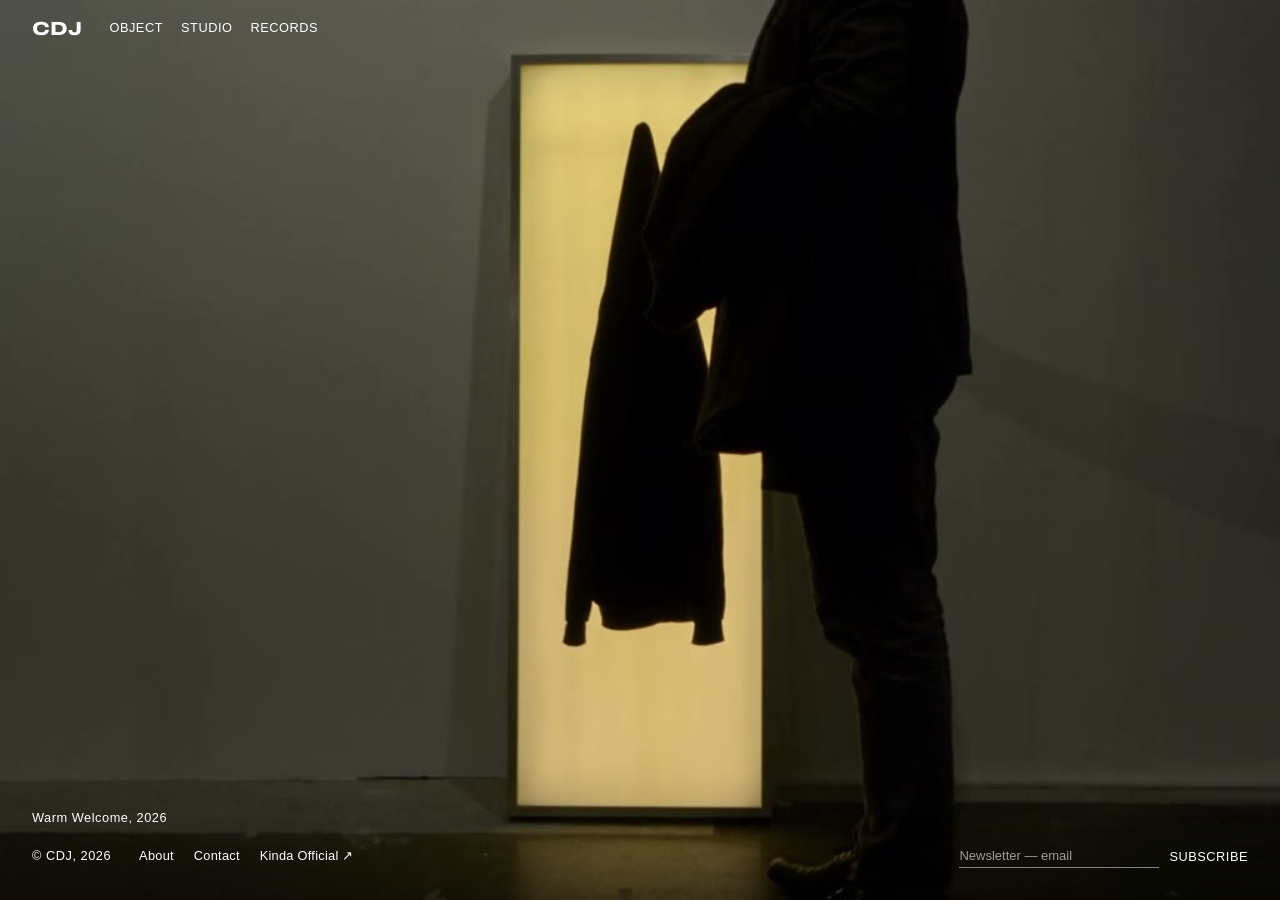
<file: index.html>
<!doctype html>
<html lang="en" data-lang="en">
<head>
<meta charset="utf-8">
<meta name="viewport" content="width=device-width, initial-scale=1">
<title>CDJ</title>
<meta name="description" content="CDJ is a Seoul-based furniture brand that connects people and space through light.">
<meta property="og:title" content="CDJ">
<meta property="og:description" content="CDJ is a Seoul-based furniture brand that connects people and space through light.">
<meta property="og:image" content="https://cdj.kr/object/warmwelcome/poster.jpg">
<meta property="og:url" content="https://cdj.kr/">
<link rel="icon" href="data:image/svg+xml,%3Csvg xmlns='http://www.w3.org/2000/svg' viewBox='0 0 32 32'%3E%3Crect width='32' height='32' fill='%2300ff00'/%3E%3C/svg%3E">
<script>try{var l=sessionStorage.getItem("site-lang");if(l){document.documentElement.setAttribute("data-lang",l);document.documentElement.lang=l}}catch(e){}</script>
<link rel="preconnect" href="https://fonts.googleapis.com">
<link rel="preconnect" href="https://fonts.gstatic.com" crossorigin>
<link href="https://fonts.googleapis.com/css2?family=Archivo:wdth,wght@125,800&display=swap" rel="stylesheet">
<link rel="stylesheet" href="assets/css/site.css?v=202610221403">
</head>
<body class="home">
<header class="masthead">
  <a class="logo" href="./" aria-label="CDJ, home">CDJ</a>
  <nav class="nav" aria-label="Main"><a href="object/"><span class="en">Object</span><span class="ko" lang="ko">오브젝트</span></a><a href="studio/"><span class="en">Studio</span><span class="ko" lang="ko">스튜디오</span></a><a href="records/"><span class="en">Records</span><span class="ko" lang="ko">기록</span></a></nav>
</header>
<main>
<a class="cover" href="object/warmwelcome/">
  <video src="object/warmwelcome/warmwelcome.mp4" autoplay muted loop playsinline preload="auto" poster="object/warmwelcome/poster.jpg" aria-label="Warm Welcome: a tall light-box coat stand by a wall; a coat hung on it becomes a dark silhouette against warm light."></video>
  <span class="cap">Warm Welcome, 2026</span>
</a>
</main>
<footer class="footer">
  <span class="copy">© CDJ, <span data-year>2026</span></span>
  <ul>
    <li><a href="studio/"><span class="en">About</span><span class="ko" lang="ko">소개</span></a></li>
    <li><a href="mailto:hello@cdj.kr"><span class="en">Contact</span><span class="ko" lang="ko">문의</span></a></li>
    <li><a href="https://kindaofficial.xyz" target="_blank" rel="noopener">Kinda Official ↗</a></li>
  </ul>
  <div class="signup">
    <!-- To connect a newsletter service, set the form's action/method to its signup endpoint
         (e.g. Buttondown: action="https://buttondown.com/api/emails/embed-subscribe/USERNAME" method="post"). -->
    <form>
      <input name="email" type="email" placeholder="Newsletter — email" data-ph-en="Newsletter — email" data-ph-ko="뉴스레터 — 이메일" aria-label="Email for newsletter" required autocomplete="email">
      <button type="submit"><span class="en">Subscribe</span><span class="ko" lang="ko">구독</span></button>
    </form>
    <p class="result" role="status"><span class="en">Thank you.</span><span class="ko" lang="ko">감사합니다.</span></p>
  </div>
</footer>
<div class="lang-toast" aria-live="polite"></div>
<script src="assets/js/site.js?v=202610221403"></script>
</body>
</html>
</file>
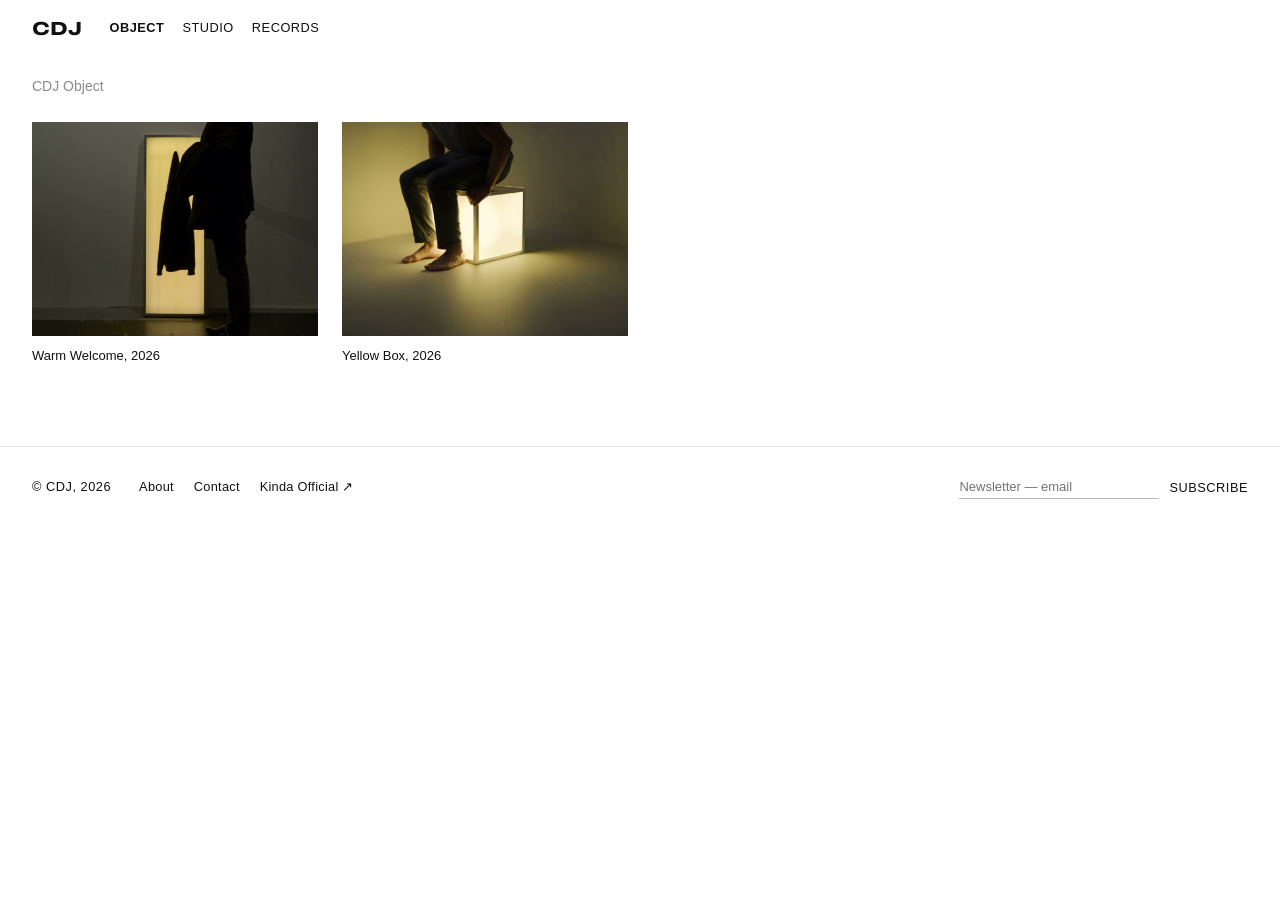
<file: object/index.html>
<!doctype html>
<html lang="en" data-lang="en">
<head>
<meta charset="utf-8">
<meta name="viewport" content="width=device-width, initial-scale=1">
<title>Object — CDJ</title>
<meta name="description" content="Furniture by CDJ.">
<meta property="og:title" content="Object — CDJ">
<meta property="og:description" content="Furniture by CDJ.">
<meta property="og:image" content="https://cdj.kr/object/warmwelcome/poster.jpg">
<meta property="og:url" content="https://cdj.kr/object/">
<link rel="icon" href="data:image/svg+xml,%3Csvg xmlns='http://www.w3.org/2000/svg' viewBox='0 0 32 32'%3E%3Crect width='32' height='32' fill='%2300ff00'/%3E%3C/svg%3E">
<script>try{var l=sessionStorage.getItem("site-lang");if(l){document.documentElement.setAttribute("data-lang",l);document.documentElement.lang=l}}catch(e){}</script>
<link rel="preconnect" href="https://fonts.googleapis.com">
<link rel="preconnect" href="https://fonts.gstatic.com" crossorigin>
<link href="https://fonts.googleapis.com/css2?family=Archivo:wdth,wght@125,800&display=swap" rel="stylesheet">
<link rel="stylesheet" href="../assets/css/site.css?v=202610221403">
</head>
<body>
<header class="masthead">
  <a class="logo" href="../" aria-label="CDJ, home">CDJ</a>
  <nav class="nav" aria-label="Main"><a href="../object/" aria-current="page"><span class="en">Object</span><span class="ko" lang="ko">오브젝트</span></a><a href="../studio/"><span class="en">Studio</span><span class="ko" lang="ko">스튜디오</span></a><a href="../records/"><span class="en">Records</span><span class="ko" lang="ko">기록</span></a></nav>
</header>
<main>
<p class="intro">CDJ Object</p>
<section class="grid">
  <a class="item" href="warmwelcome/" data-video="warmwelcome/warmwelcome.mp4">
    <div class="thumb"><img src="warmwelcome/poster.jpg" alt="Warm Welcome: a tall light-box coat stand by a wall; a coat hung on it becomes a dark silhouette against warm light." loading="lazy"></div>
    <div class="cap">Warm Welcome, 2026</div>
  </a>
  <a class="item" href="yellowbox/" data-video="yellowbox/yellowbox1.mp4">
    <div class="thumb"><img src="yellowbox/poster.jpg" alt="Yellow Box: a cube seat that glows warm yellow while someone sits on it." loading="lazy"></div>
    <div class="cap">Yellow Box, 2026</div>
  </a>
</section>
</main>
<footer class="footer">
  <span class="copy">© CDJ, <span data-year>2026</span></span>
  <ul>
    <li><a href="../studio/"><span class="en">About</span><span class="ko" lang="ko">소개</span></a></li>
    <li><a href="mailto:hello@cdj.kr"><span class="en">Contact</span><span class="ko" lang="ko">문의</span></a></li>
    <li><a href="https://kindaofficial.xyz" target="_blank" rel="noopener">Kinda Official ↗</a></li>
  </ul>
  <div class="signup">
    <!-- To connect a newsletter service, set the form's action/method to its signup endpoint
         (e.g. Buttondown: action="https://buttondown.com/api/emails/embed-subscribe/USERNAME" method="post"). -->
    <form>
      <input name="email" type="email" placeholder="Newsletter — email" data-ph-en="Newsletter — email" data-ph-ko="뉴스레터 — 이메일" aria-label="Email for newsletter" required autocomplete="email">
      <button type="submit"><span class="en">Subscribe</span><span class="ko" lang="ko">구독</span></button>
    </form>
    <p class="result" role="status"><span class="en">Thank you.</span><span class="ko" lang="ko">감사합니다.</span></p>
  </div>
</footer>
<div class="lang-toast" aria-live="polite"></div>
<script src="../assets/js/site.js?v=202610221403"></script>
</body>
</html>
</file>
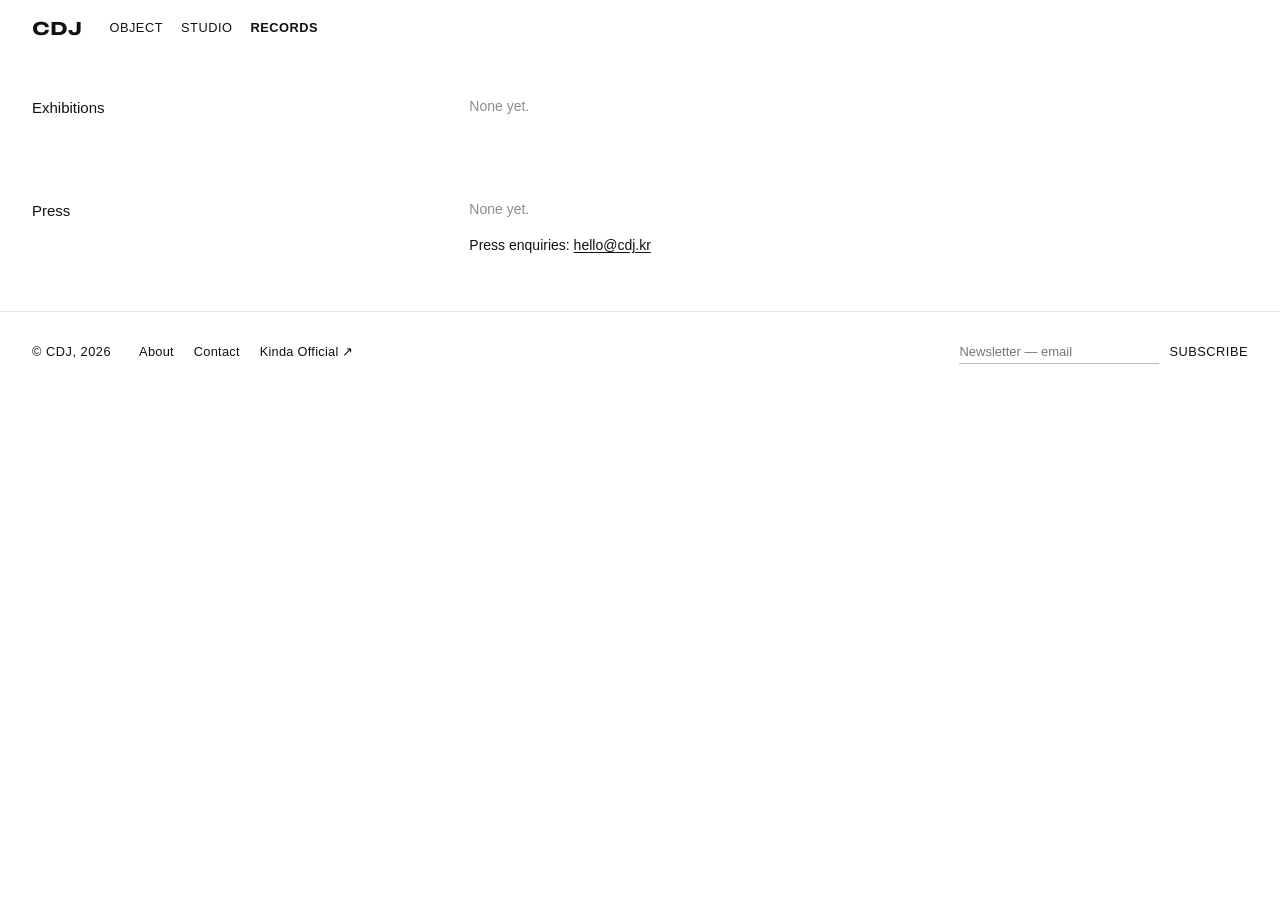
<file: records/index.html>
<!doctype html>
<html lang="en" data-lang="en">
<head>
<meta charset="utf-8">
<meta name="viewport" content="width=device-width, initial-scale=1">
<title>Records — CDJ</title>
<meta name="description" content="Exhibitions and press for CDJ.">
<meta property="og:title" content="Records — CDJ">
<meta property="og:description" content="Exhibitions and press for CDJ.">
<meta property="og:image" content="https://cdj.kr/object/warmwelcome/poster.jpg">
<meta property="og:url" content="https://cdj.kr/records/">
<link rel="icon" href="data:image/svg+xml,%3Csvg xmlns='http://www.w3.org/2000/svg' viewBox='0 0 32 32'%3E%3Crect width='32' height='32' fill='%2300ff00'/%3E%3C/svg%3E">
<script>try{var l=sessionStorage.getItem("site-lang");if(l){document.documentElement.setAttribute("data-lang",l);document.documentElement.lang=l}}catch(e){}</script>
<link rel="preconnect" href="https://fonts.googleapis.com">
<link rel="preconnect" href="https://fonts.gstatic.com" crossorigin>
<link href="https://fonts.googleapis.com/css2?family=Archivo:wdth,wght@125,800&display=swap" rel="stylesheet">
<link rel="stylesheet" href="../assets/css/site.css?v=202610221403">
</head>
<body>
<header class="masthead">
  <a class="logo" href="../" aria-label="CDJ, home">CDJ</a>
  <nav class="nav" aria-label="Main"><a href="../object/"><span class="en">Object</span><span class="ko" lang="ko">오브젝트</span></a><a href="../studio/"><span class="en">Studio</span><span class="ko" lang="ko">스튜디오</span></a><a href="../records/" aria-current="page"><span class="en">Records</span><span class="ko" lang="ko">기록</span></a></nav>
</header>
<main>
<section class="text">
  <h1><span class="en">Exhibitions</span><span class="ko" lang="ko">전시</span></h1>
  <div class="body muted"><span class="en">None yet.</span><span class="ko" lang="ko">아직 없습니다.</span></div>
</section>
<section class="text">
  <h1><span class="en">Press</span><span class="ko" lang="ko">언론</span></h1>
  <div class="body"><p class="en muted">None yet.</p><p class="ko muted" lang="ko">아직 없습니다.</p><p><span class="en">Press enquiries</span><span class="ko" lang="ko">취재 문의</span>: <a href="mailto:hello@cdj.kr">hello@cdj.kr</a></p></div>
</section>
</main>
<footer class="footer">
  <span class="copy">© CDJ, <span data-year>2026</span></span>
  <ul>
    <li><a href="../studio/"><span class="en">About</span><span class="ko" lang="ko">소개</span></a></li>
    <li><a href="mailto:hello@cdj.kr"><span class="en">Contact</span><span class="ko" lang="ko">문의</span></a></li>
    <li><a href="https://kindaofficial.xyz" target="_blank" rel="noopener">Kinda Official ↗</a></li>
  </ul>
  <div class="signup">
    <!-- To connect a newsletter service, set the form's action/method to its signup endpoint
         (e.g. Buttondown: action="https://buttondown.com/api/emails/embed-subscribe/USERNAME" method="post"). -->
    <form>
      <input name="email" type="email" placeholder="Newsletter — email" data-ph-en="Newsletter — email" data-ph-ko="뉴스레터 — 이메일" aria-label="Email for newsletter" required autocomplete="email">
      <button type="submit"><span class="en">Subscribe</span><span class="ko" lang="ko">구독</span></button>
    </form>
    <p class="result" role="status"><span class="en">Thank you.</span><span class="ko" lang="ko">감사합니다.</span></p>
  </div>
</footer>
<div class="lang-toast" aria-live="polite"></div>
<script src="../assets/js/site.js?v=202610221403"></script>
</body>
</html>
</file>
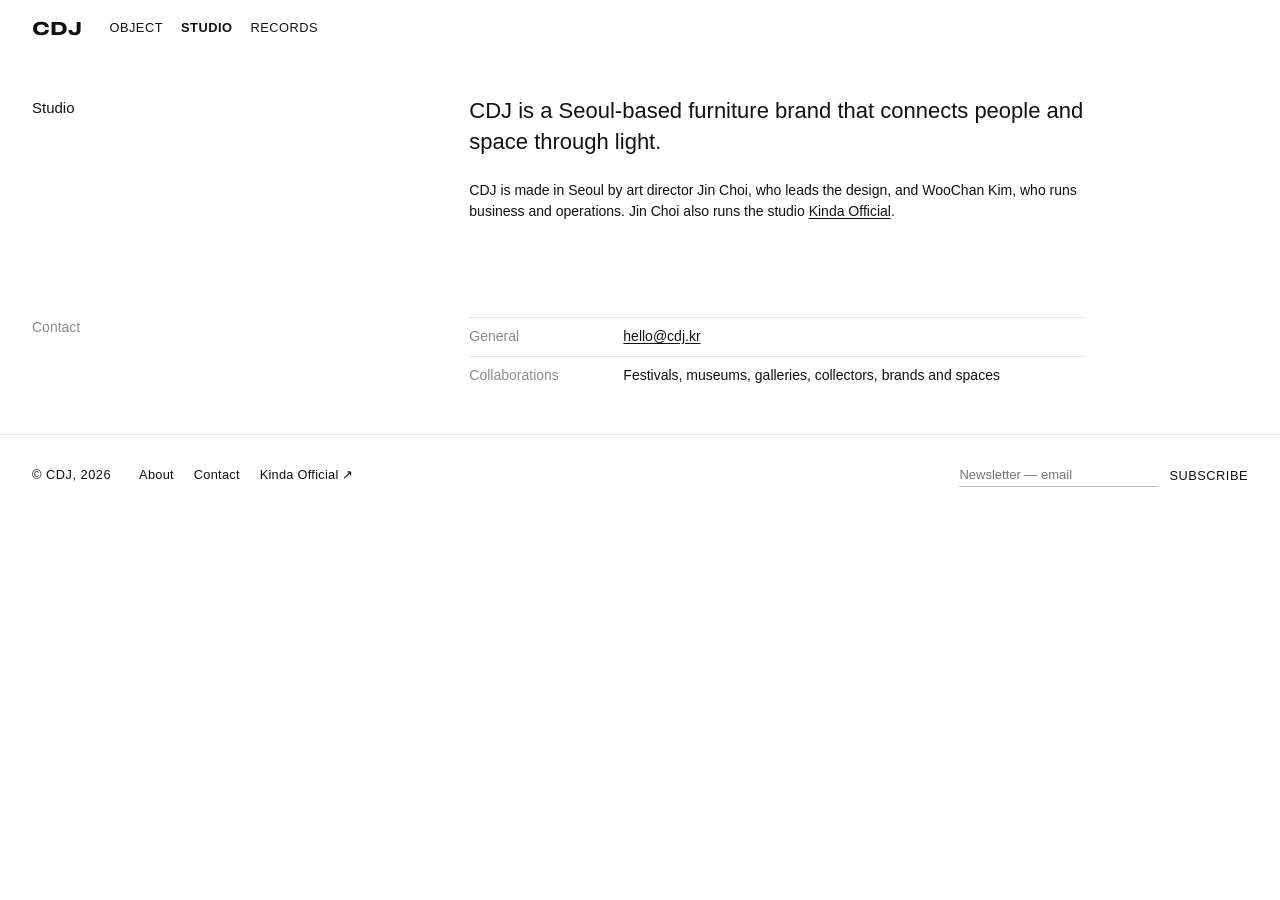
<file: studio/index.html>
<!doctype html>
<html lang="en" data-lang="en">
<head>
<meta charset="utf-8">
<meta name="viewport" content="width=device-width, initial-scale=1">
<title>Studio — CDJ</title>
<meta name="description" content="CDJ is a Seoul-based furniture brand that connects people and space through light.">
<meta property="og:title" content="Studio — CDJ">
<meta property="og:description" content="CDJ is a Seoul-based furniture brand that connects people and space through light.">
<meta property="og:image" content="https://cdj.kr/object/warmwelcome/poster.jpg">
<meta property="og:url" content="https://cdj.kr/studio/">
<link rel="icon" href="data:image/svg+xml,%3Csvg xmlns='http://www.w3.org/2000/svg' viewBox='0 0 32 32'%3E%3Crect width='32' height='32' fill='%2300ff00'/%3E%3C/svg%3E">
<script>try{var l=sessionStorage.getItem("site-lang");if(l){document.documentElement.setAttribute("data-lang",l);document.documentElement.lang=l}}catch(e){}</script>
<link rel="preconnect" href="https://fonts.googleapis.com">
<link rel="preconnect" href="https://fonts.gstatic.com" crossorigin>
<link href="https://fonts.googleapis.com/css2?family=Archivo:wdth,wght@125,800&display=swap" rel="stylesheet">
<link rel="stylesheet" href="../assets/css/site.css?v=202610221403">
</head>
<body>
<header class="masthead">
  <a class="logo" href="../" aria-label="CDJ, home">CDJ</a>
  <nav class="nav" aria-label="Main"><a href="../object/"><span class="en">Object</span><span class="ko" lang="ko">오브젝트</span></a><a href="../studio/" aria-current="page"><span class="en">Studio</span><span class="ko" lang="ko">스튜디오</span></a><a href="../records/"><span class="en">Records</span><span class="ko" lang="ko">기록</span></a></nav>
</header>
<main>
<section class="text">
  <h1><span class="en">Studio</span><span class="ko" lang="ko">스튜디오</span></h1>
  <div class="body">
    <p class="en lead">CDJ is a Seoul-based furniture brand that connects people and space through light.</p><p class="ko lead" lang="ko">CDJ는 빛으로 사람과 공간, 가구를 잇는 서울의 가구 브랜드입니다.</p>
    <div class="en">
    <p>CDJ is made in Seoul by art director Jin Choi, who leads the design, and WooChan Kim, who runs business and operations. Jin Choi also runs the studio <a href="https://kindaofficial.xyz" target="_blank" rel="noopener">Kinda Official</a>.</p>
    </div>
    <div class="ko" lang="ko">
    <p>CDJ는 디자인을 이끄는 아트디렉터 최동진과 사업과 운영을 맡은 김우찬이 서울에서 만듭니다. 최동진은 스튜디오 <a href="https://kindaofficial.xyz" target="_blank" rel="noopener">Kinda Official</a>도 운영합니다.</p>
    </div>
  </div>
</section>

<section class="text">
  <h2 class="muted"><span class="en">Contact</span><span class="ko" lang="ko">연락처</span></h2>
  <div class="body"><table class="facts"><tr><th><span class="en">General</span><span class="ko" lang="ko">일반 문의</span></th><td><a href="mailto:hello@cdj.kr">hello@cdj.kr</a></td></tr><tr><th><span class="en">Collaborations</span><span class="ko" lang="ko">협업</span></th><td><span class="en">Festivals, museums, galleries, collectors, brands and spaces</span><span class="ko" lang="ko">페스티벌, 미술관, 갤러리, 컬렉터, 브랜드, 공간</span></td></tr></table></div>
</section>
</main>
<footer class="footer">
  <span class="copy">© CDJ, <span data-year>2026</span></span>
  <ul>
    <li><a href="../studio/"><span class="en">About</span><span class="ko" lang="ko">소개</span></a></li>
    <li><a href="mailto:hello@cdj.kr"><span class="en">Contact</span><span class="ko" lang="ko">문의</span></a></li>
    <li><a href="https://kindaofficial.xyz" target="_blank" rel="noopener">Kinda Official ↗</a></li>
  </ul>
  <div class="signup">
    <!-- To connect a newsletter service, set the form's action/method to its signup endpoint
         (e.g. Buttondown: action="https://buttondown.com/api/emails/embed-subscribe/USERNAME" method="post"). -->
    <form>
      <input name="email" type="email" placeholder="Newsletter — email" data-ph-en="Newsletter — email" data-ph-ko="뉴스레터 — 이메일" aria-label="Email for newsletter" required autocomplete="email">
      <button type="submit"><span class="en">Subscribe</span><span class="ko" lang="ko">구독</span></button>
    </form>
    <p class="result" role="status"><span class="en">Thank you.</span><span class="ko" lang="ko">감사합니다.</span></p>
  </div>
</footer>
<div class="lang-toast" aria-live="polite"></div>
<script src="../assets/js/site.js?v=202610221403"></script>
</body>
</html>
</file>
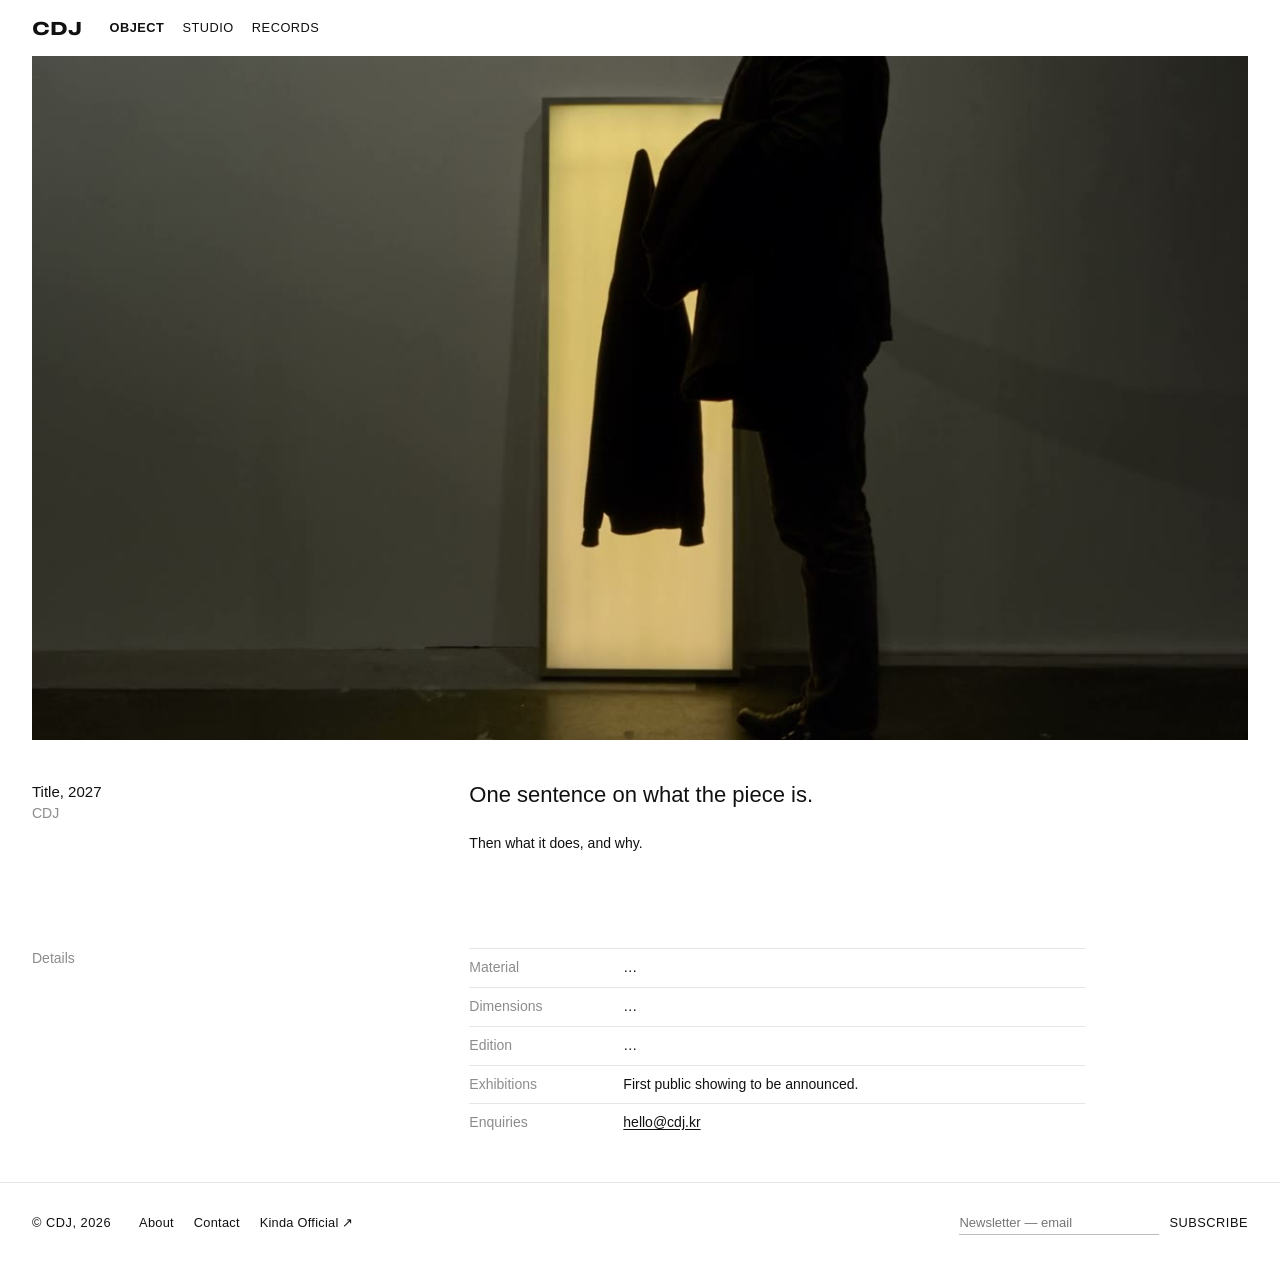
<file: object/_template/index.html>
<!doctype html>
<html lang="en" data-lang="en">
<head>
<meta charset="utf-8">
<meta name="viewport" content="width=device-width, initial-scale=1">
<meta name="robots" content="noindex">
<!-- TEMPLATE: put the videos and a poster.jpg in object/<slug>/, add the work to WORKS in tools/build.py,
     write a detail() call for it, then run: python3 tools/build.py -->
<title>Title, 2027 — CDJ</title>
<meta name="description" content="Describe the piece">
<meta property="og:title" content="Title, 2027 — CDJ">
<meta property="og:description" content="Describe the piece">
<meta property="og:image" content="https://cdj.kr/object/warmwelcome/poster.jpg">
<meta property="og:url" content="https://cdj.kr/object/_template/">
<link rel="icon" href="data:image/svg+xml,%3Csvg xmlns='http://www.w3.org/2000/svg' viewBox='0 0 32 32'%3E%3Crect width='32' height='32' fill='%2300ff00'/%3E%3C/svg%3E">
<script>try{var l=sessionStorage.getItem("site-lang");if(l){document.documentElement.setAttribute("data-lang",l);document.documentElement.lang=l}}catch(e){}</script>
<link rel="preconnect" href="https://fonts.googleapis.com">
<link rel="preconnect" href="https://fonts.gstatic.com" crossorigin>
<link href="https://fonts.googleapis.com/css2?family=Archivo:wdth,wght@125,800&display=swap" rel="stylesheet">
<link rel="stylesheet" href="../../assets/css/site.css?v=202610221403">
</head>
<body>
<header class="masthead">
  <a class="logo" href="../../" aria-label="CDJ, home">CDJ</a>
  <nav class="nav" aria-label="Main"><a href="../../object/" aria-current="page"><span class="en">Object</span><span class="ko" lang="ko">오브젝트</span></a><a href="../../studio/"><span class="en">Studio</span><span class="ko" lang="ko">스튜디오</span></a><a href="../../records/"><span class="en">Records</span><span class="ko" lang="ko">기록</span></a></nav>
</header>
<main>
<section class="hero">
  <video src="../warmwelcome/warmwelcome.mp4" autoplay muted loop playsinline preload="auto" poster="../warmwelcome/poster.jpg" aria-label="Describe the piece"></video>
</section>

<section class="text">
  <div><h1>Title, 2027</h1><div class="muted">CDJ</div></div>
  <div class="body">
    <div class="en"><p class="lead">One sentence on what the piece is.</p>
    <p>Then what it does, and why.</p></div>
    <div class="ko" lang="ko"><p class="lead">작품이 무엇인지 한 문장.</p>
    <p>무엇을 하는지, 왜 그런지.</p></div>
  </div>
</section>

<section class="text">
  <h2 class="muted"><span class="en">Details</span><span class="ko" lang="ko">정보</span></h2>
  <div class="body"><table class="facts"><tr><th><span class="en">Material</span><span class="ko" lang="ko">재료</span></th><td><span class="en">…</span><span class="ko" lang="ko">…</span></td></tr><tr><th><span class="en">Dimensions</span><span class="ko" lang="ko">크기</span></th><td><span class="en">…</span><span class="ko" lang="ko">…</span></td></tr><tr><th><span class="en">Edition</span><span class="ko" lang="ko">에디션</span></th><td><span class="en">…</span><span class="ko" lang="ko">…</span></td></tr><tr><th><span class="en">Exhibitions</span><span class="ko" lang="ko">전시</span></th><td><span class="en">First public showing to be announced.</span><span class="ko" lang="ko">첫 공개 일정은 추후 안내합니다.</span></td></tr><tr><th><span class="en">Enquiries</span><span class="ko" lang="ko">문의</span></th><td><a href="mailto:hello@cdj.kr?subject=Title">hello@cdj.kr</a></td></tr></table></div>
</section>
</main>
<footer class="footer">
  <span class="copy">© CDJ, <span data-year>2026</span></span>
  <ul>
    <li><a href="../../studio/"><span class="en">About</span><span class="ko" lang="ko">소개</span></a></li>
    <li><a href="mailto:hello@cdj.kr"><span class="en">Contact</span><span class="ko" lang="ko">문의</span></a></li>
    <li><a href="https://kindaofficial.xyz" target="_blank" rel="noopener">Kinda Official ↗</a></li>
  </ul>
  <div class="signup">
    <!-- To connect a newsletter service, set the form's action/method to its signup endpoint
         (e.g. Buttondown: action="https://buttondown.com/api/emails/embed-subscribe/USERNAME" method="post"). -->
    <form>
      <input name="email" type="email" placeholder="Newsletter — email" data-ph-en="Newsletter — email" data-ph-ko="뉴스레터 — 이메일" aria-label="Email for newsletter" required autocomplete="email">
      <button type="submit"><span class="en">Subscribe</span><span class="ko" lang="ko">구독</span></button>
    </form>
    <p class="result" role="status"><span class="en">Thank you.</span><span class="ko" lang="ko">감사합니다.</span></p>
  </div>
</footer>
<div class="lang-toast" aria-live="polite"></div>
<script src="../../assets/js/site.js?v=202610221403"></script>
</body>
</html>
</file>
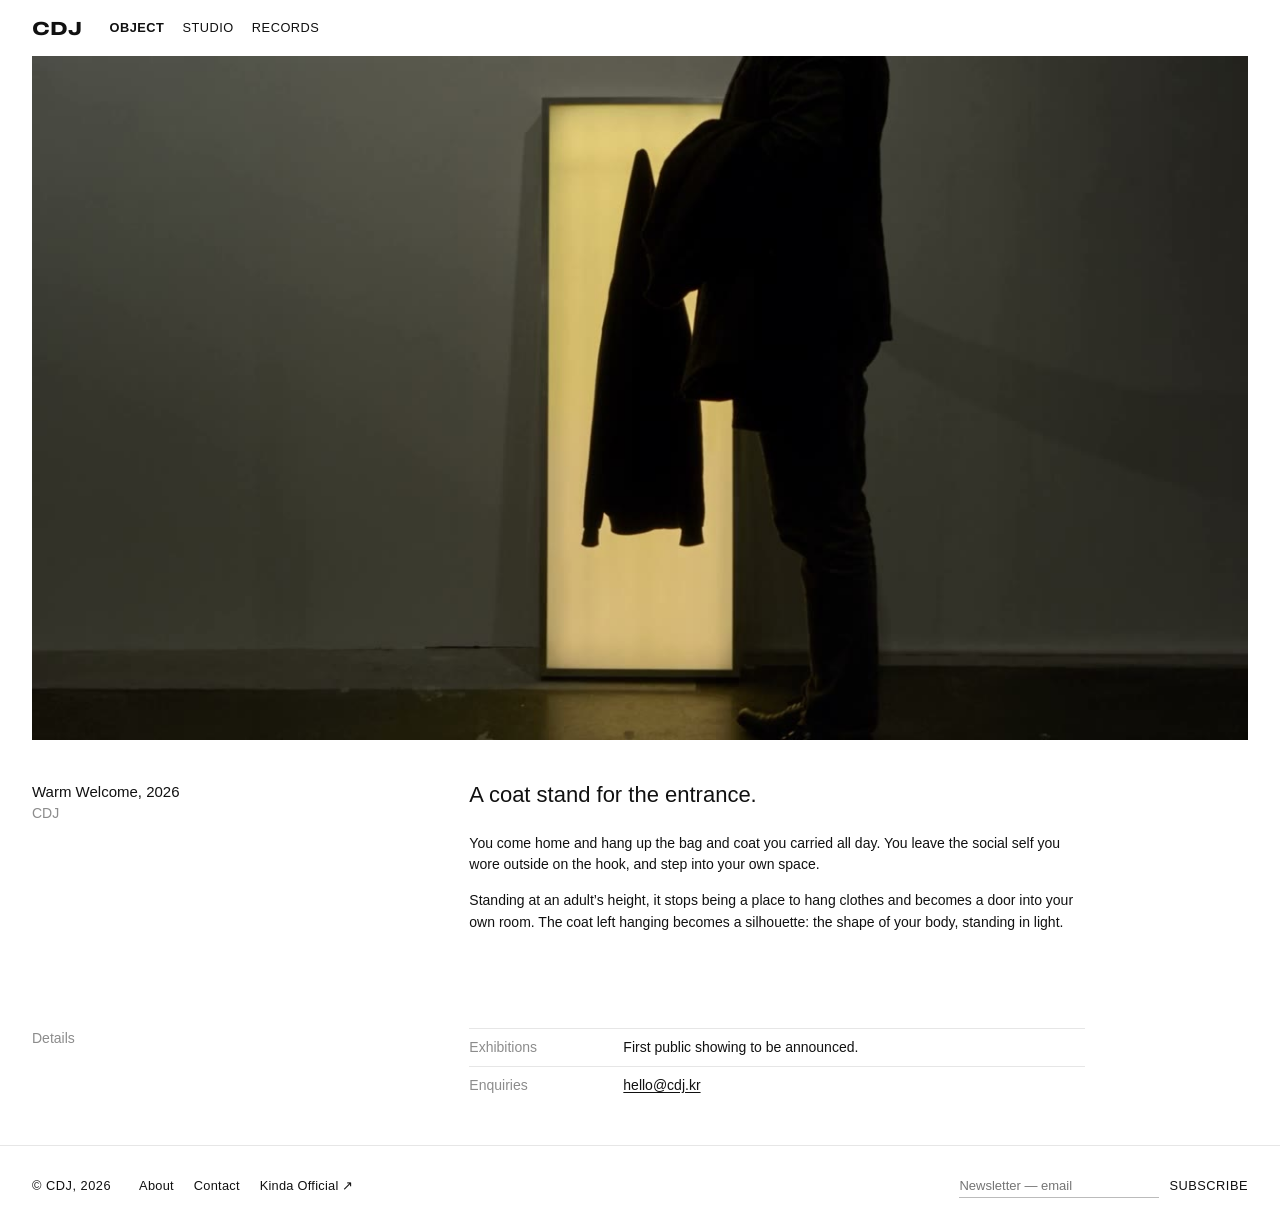
<file: object/warmwelcome/index.html>
<!doctype html>
<html lang="en" data-lang="en">
<head>
<meta charset="utf-8">
<meta name="viewport" content="width=device-width, initial-scale=1">
<title>Warm Welcome, 2026 — CDJ</title>
<meta name="description" content="Warm Welcome: a tall light-box coat stand by a wall; a coat hung on it becomes a dark silhouette against warm light.">
<meta property="og:title" content="Warm Welcome, 2026 — CDJ">
<meta property="og:description" content="Warm Welcome: a tall light-box coat stand by a wall; a coat hung on it becomes a dark silhouette against warm light.">
<meta property="og:image" content="https://cdj.kr/object/warmwelcome/poster.jpg">
<meta property="og:url" content="https://cdj.kr/object/warmwelcome/">
<link rel="icon" href="data:image/svg+xml,%3Csvg xmlns='http://www.w3.org/2000/svg' viewBox='0 0 32 32'%3E%3Crect width='32' height='32' fill='%2300ff00'/%3E%3C/svg%3E">
<script>try{var l=sessionStorage.getItem("site-lang");if(l){document.documentElement.setAttribute("data-lang",l);document.documentElement.lang=l}}catch(e){}</script>
<link rel="preconnect" href="https://fonts.googleapis.com">
<link rel="preconnect" href="https://fonts.gstatic.com" crossorigin>
<link href="https://fonts.googleapis.com/css2?family=Archivo:wdth,wght@125,800&display=swap" rel="stylesheet">
<link rel="stylesheet" href="../../assets/css/site.css?v=202610221403">
</head>
<body>
<header class="masthead">
  <a class="logo" href="../../" aria-label="CDJ, home">CDJ</a>
  <nav class="nav" aria-label="Main"><a href="../../object/" aria-current="page"><span class="en">Object</span><span class="ko" lang="ko">오브젝트</span></a><a href="../../studio/"><span class="en">Studio</span><span class="ko" lang="ko">스튜디오</span></a><a href="../../records/"><span class="en">Records</span><span class="ko" lang="ko">기록</span></a></nav>
</header>
<main>
<section class="hero">
  <video src="warmwelcome.mp4" autoplay muted loop playsinline preload="auto" poster="poster.jpg" aria-label="Warm Welcome: a tall light-box coat stand by a wall; a coat hung on it becomes a dark silhouette against warm light."></video>
</section>

<section class="text">
  <div><h1>Warm Welcome, 2026</h1><div class="muted">CDJ</div></div>
  <div class="body">
    <div class="en"><p class="lead">A coat stand for the entrance.</p>
    <p>You come home and hang up the bag and coat you carried all day. You leave the social self you wore outside on the hook, and step into your own space.</p>
    <p>Standing at an adult’s height, it stops being a place to hang clothes and becomes a door into your own room. The coat left hanging becomes a silhouette: the shape of your body, standing in light.</p></div>
    <div class="ko" lang="ko"><p class="lead">현관을 위한 코트걸이.</p>
    <p>집에 돌아와 하루 종일 들고 다닌 가방과 코트를 겁니다. 밖에서 입고 있던 사회적인 나를 고리에 걸어두고, 나만의 공간으로 들어섭니다.</p>
    <p>어른의 키만큼 서 있는 이것은 옷을 거는 곳이 아니라 내 방으로 들어가는 문이 됩니다. 걸어둔 코트는 실루엣이 됩니다. 빛 속에 서 있는 내 몸의 모양.</p></div>
  </div>
</section>

<section class="text">
  <h2 class="muted"><span class="en">Details</span><span class="ko" lang="ko">정보</span></h2>
  <div class="body"><table class="facts"><tr><th><span class="en">Exhibitions</span><span class="ko" lang="ko">전시</span></th><td><span class="en">First public showing to be announced.</span><span class="ko" lang="ko">첫 공개 일정은 추후 안내합니다.</span></td></tr><tr><th><span class="en">Enquiries</span><span class="ko" lang="ko">문의</span></th><td><a href="mailto:hello@cdj.kr?subject=Warm Welcome">hello@cdj.kr</a></td></tr></table></div>
</section>
</main>
<footer class="footer">
  <span class="copy">© CDJ, <span data-year>2026</span></span>
  <ul>
    <li><a href="../../studio/"><span class="en">About</span><span class="ko" lang="ko">소개</span></a></li>
    <li><a href="mailto:hello@cdj.kr"><span class="en">Contact</span><span class="ko" lang="ko">문의</span></a></li>
    <li><a href="https://kindaofficial.xyz" target="_blank" rel="noopener">Kinda Official ↗</a></li>
  </ul>
  <div class="signup">
    <!-- To connect a newsletter service, set the form's action/method to its signup endpoint
         (e.g. Buttondown: action="https://buttondown.com/api/emails/embed-subscribe/USERNAME" method="post"). -->
    <form>
      <input name="email" type="email" placeholder="Newsletter — email" data-ph-en="Newsletter — email" data-ph-ko="뉴스레터 — 이메일" aria-label="Email for newsletter" required autocomplete="email">
      <button type="submit"><span class="en">Subscribe</span><span class="ko" lang="ko">구독</span></button>
    </form>
    <p class="result" role="status"><span class="en">Thank you.</span><span class="ko" lang="ko">감사합니다.</span></p>
  </div>
</footer>
<div class="lang-toast" aria-live="polite"></div>
<script src="../../assets/js/site.js?v=202610221403"></script>
</body>
</html>
</file>
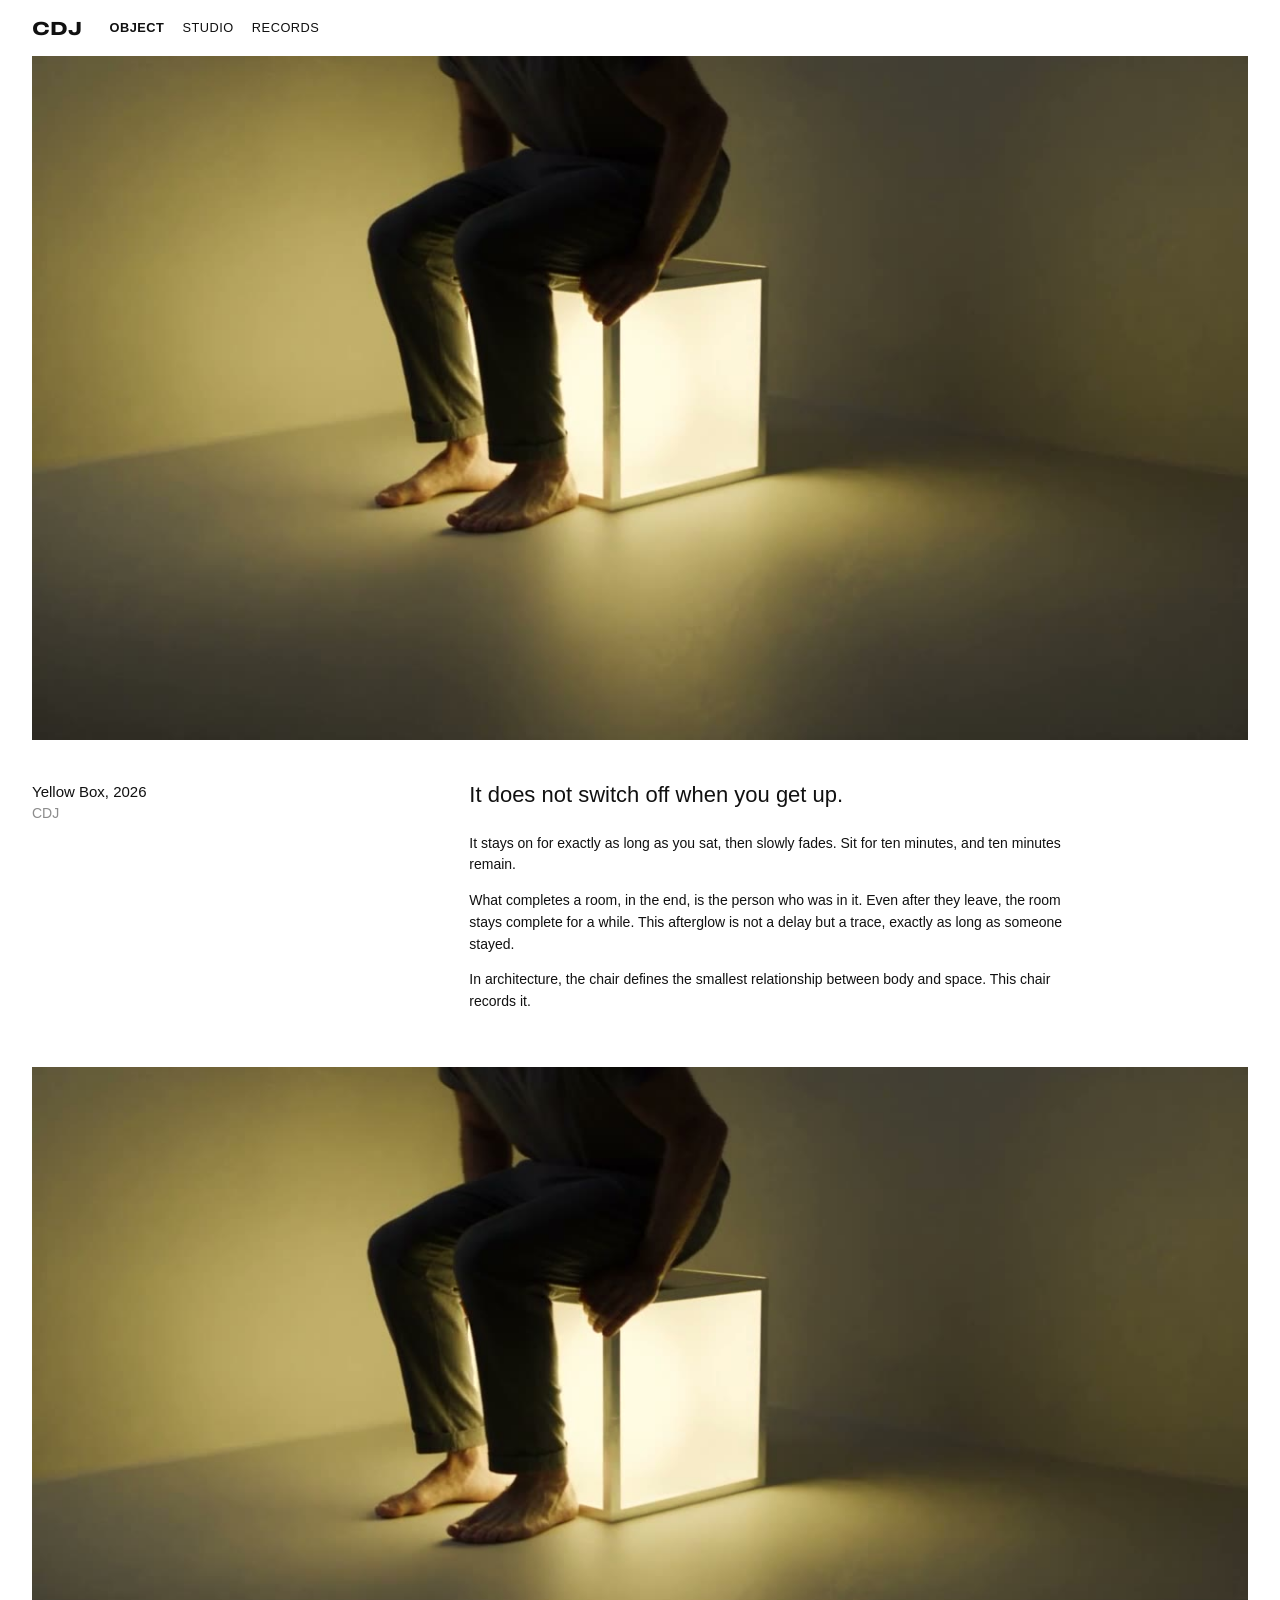
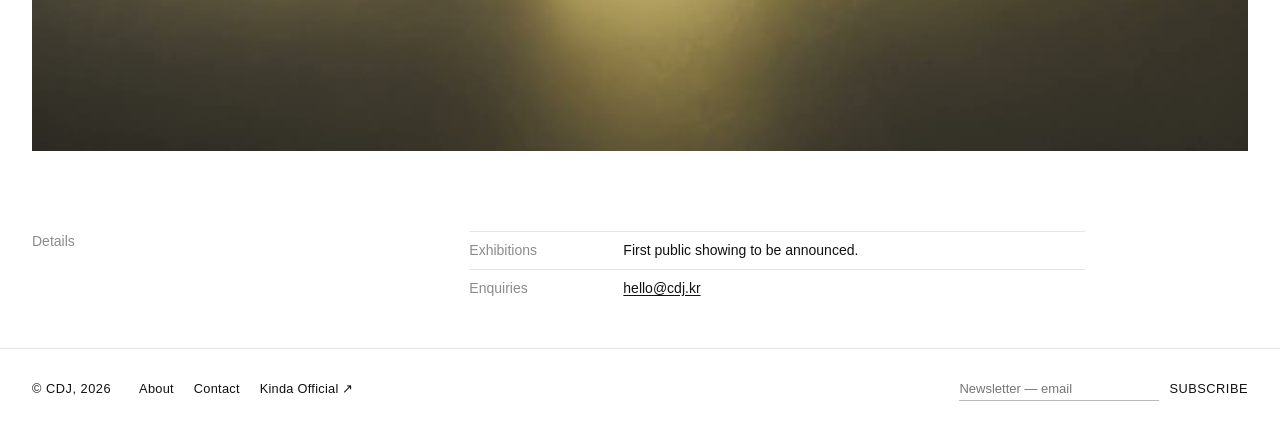
<file: object/yellowbox/index.html>
<!doctype html>
<html lang="en" data-lang="en">
<head>
<meta charset="utf-8">
<meta name="viewport" content="width=device-width, initial-scale=1">
<title>Yellow Box, 2026 — CDJ</title>
<meta name="description" content="Yellow Box: a cube seat that glows warm yellow while someone sits on it.">
<meta property="og:title" content="Yellow Box, 2026 — CDJ">
<meta property="og:description" content="Yellow Box: a cube seat that glows warm yellow while someone sits on it.">
<meta property="og:image" content="https://cdj.kr/object/warmwelcome/poster.jpg">
<meta property="og:url" content="https://cdj.kr/object/yellowbox/">
<link rel="icon" href="data:image/svg+xml,%3Csvg xmlns='http://www.w3.org/2000/svg' viewBox='0 0 32 32'%3E%3Crect width='32' height='32' fill='%2300ff00'/%3E%3C/svg%3E">
<script>try{var l=sessionStorage.getItem("site-lang");if(l){document.documentElement.setAttribute("data-lang",l);document.documentElement.lang=l}}catch(e){}</script>
<link rel="preconnect" href="https://fonts.googleapis.com">
<link rel="preconnect" href="https://fonts.gstatic.com" crossorigin>
<link href="https://fonts.googleapis.com/css2?family=Archivo:wdth,wght@125,800&display=swap" rel="stylesheet">
<link rel="stylesheet" href="../../assets/css/site.css?v=202610221403">
</head>
<body>
<header class="masthead">
  <a class="logo" href="../../" aria-label="CDJ, home">CDJ</a>
  <nav class="nav" aria-label="Main"><a href="../../object/" aria-current="page"><span class="en">Object</span><span class="ko" lang="ko">오브젝트</span></a><a href="../../studio/"><span class="en">Studio</span><span class="ko" lang="ko">스튜디오</span></a><a href="../../records/"><span class="en">Records</span><span class="ko" lang="ko">기록</span></a></nav>
</header>
<main>
<section class="hero">
  <video src="yellowbox1.mp4" autoplay muted loop playsinline preload="auto" poster="poster.jpg" aria-label="Yellow Box: a cube seat that glows warm yellow while someone sits on it."></video>
</section>

<section class="text">
  <div><h1>Yellow Box, 2026</h1><div class="muted">CDJ</div></div>
  <div class="body">
    <div class="en"><p class="lead">It does not switch off when you get up.</p>
    <p>It stays on for exactly as long as you sat, then slowly fades. Sit for ten minutes, and ten minutes remain.</p>
    <p>What completes a room, in the end, is the person who was in it. Even after they leave, the room stays complete for a while. This afterglow is not a delay but a trace, exactly as long as someone stayed.</p>
    <p>In architecture, the chair defines the smallest relationship between body and space. This chair records it.</p></div>
    <div class="ko" lang="ko"><p class="lead">일어나도 꺼지지 않습니다.</p>
    <p>앉아 있던 시간만큼 정확히 켜져 있다가, 천천히 사라집니다. 10분을 앉았다면 10분이 남습니다.</p>
    <p>결국 방을 완성하는 것은 그 안에 있던 사람입니다. 그 사람이 떠난 뒤에도 방은 한동안 완성된 채로 남습니다. 이 잔광은 지연이 아니라 흔적, 누군가 머문 시간만큼의 흔적입니다.</p>
    <p>건축에서 의자는 몸과 공간 사이의 가장 작은 관계를 정합니다. 이 의자는 그 관계를 기록합니다.</p></div>
  </div>
</section>
<section class="hero more"><video src="yellowbox2.mp4" autoplay muted loop playsinline preload="metadata" poster="poster.jpg" aria-label="Yellow Box: a cube seat that glows warm yellow while someone sits on it."></video></section>

<section class="text">
  <h2 class="muted"><span class="en">Details</span><span class="ko" lang="ko">정보</span></h2>
  <div class="body"><table class="facts"><tr><th><span class="en">Exhibitions</span><span class="ko" lang="ko">전시</span></th><td><span class="en">First public showing to be announced.</span><span class="ko" lang="ko">첫 공개 일정은 추후 안내합니다.</span></td></tr><tr><th><span class="en">Enquiries</span><span class="ko" lang="ko">문의</span></th><td><a href="mailto:hello@cdj.kr?subject=Yellow Box">hello@cdj.kr</a></td></tr></table></div>
</section>
</main>
<footer class="footer">
  <span class="copy">© CDJ, <span data-year>2026</span></span>
  <ul>
    <li><a href="../../studio/"><span class="en">About</span><span class="ko" lang="ko">소개</span></a></li>
    <li><a href="mailto:hello@cdj.kr"><span class="en">Contact</span><span class="ko" lang="ko">문의</span></a></li>
    <li><a href="https://kindaofficial.xyz" target="_blank" rel="noopener">Kinda Official ↗</a></li>
  </ul>
  <div class="signup">
    <!-- To connect a newsletter service, set the form's action/method to its signup endpoint
         (e.g. Buttondown: action="https://buttondown.com/api/emails/embed-subscribe/USERNAME" method="post"). -->
    <form>
      <input name="email" type="email" placeholder="Newsletter — email" data-ph-en="Newsletter — email" data-ph-ko="뉴스레터 — 이메일" aria-label="Email for newsletter" required autocomplete="email">
      <button type="submit"><span class="en">Subscribe</span><span class="ko" lang="ko">구독</span></button>
    </form>
    <p class="result" role="status"><span class="en">Thank you.</span><span class="ko" lang="ko">감사합니다.</span></p>
  </div>
</footer>
<div class="lang-toast" aria-live="polite"></div>
<script src="../../assets/js/site.js?v=202610221403"></script>
</body>
</html>
</file>
<file: assets/css/site.css>
/* Kinda Official — plain type, white pages, the work does the talking. */
:root {
  --bg: #fff;
  --ink: #111;
  --muted: #8c8c8c;
  --rule: #e6e6e6;
  --sans: "Helvetica Neue", Helvetica, Arial, "Apple SD Gothic Neo", "Noto Sans KR", sans-serif;
  --gutter: clamp(16px, 2.6vw, 32px);
  --bar: 56px;
}

* { box-sizing: border-box; }
html { -webkit-text-size-adjust: 100%; }
body { margin: 0; background: var(--bg); color: var(--ink); font: 400 14px/1.55 var(--sans); -webkit-font-smoothing: antialiased; }
img, iframe, video { display: block; max-width: 100%; }
a { color: inherit; text-decoration: none; }
a:hover { opacity: .55; }
::selection { background: var(--ink); color: var(--bg); }
.muted { color: var(--muted); }

/* ---------- header ---------- */
.masthead {
  height: var(--bar); padding: 0 var(--gutter);
  display: flex; align-items: center; gap: 28px;
  font-size: 12.8px; letter-spacing: .04em; text-transform: uppercase;
}
.logo { white-space: nowrap; font: 800 19px/1 "Archivo", "Helvetica Neue", Arial, sans-serif; font-stretch: 125%; letter-spacing: -.01em; text-transform: none; }
.logo i { font-style: italic; }
.nav { display: flex; gap: 18px; flex-wrap: wrap; }
.nav a[aria-current="page"] { font-weight: 700; }
.social { margin-left: auto; display: flex; gap: 16px; }
.social svg { width: 16px; height: 16px; display: block; fill: currentColor; }
@media (max-width: 560px) {
  .masthead { height: auto; padding-top: 14px; padding-bottom: 14px; flex-wrap: wrap; gap: 8px 18px; }
  .logo { flex-basis: 100%; }
  .social { margin-left: auto; }
}

/* home: one image fills the screen, header sits on top in white */
.home body, body.home { background: #000; }
body.home .masthead { position: fixed; top: 0; left: 0; right: 0; z-index: 10; color: #fff; }
.cover { position: relative; display: block; height: 100svh; min-height: 480px; overflow: hidden; background: #000; }
.cover img, .cover video { width: 100%; height: 100%; object-fit: cover; }
.cover .cap { position: absolute; left: var(--gutter); bottom: 18px; color: #fff; font-size: 12.8px; letter-spacing: .04em; }
.cover:hover { opacity: 1; }

/* ---------- grid of works ---------- */
.grid { display: grid; grid-template-columns: repeat(4, minmax(0, 1fr)); gap: 40px 24px; padding: 24px var(--gutter) 80px; }
@media (max-width: 1100px) { .grid { grid-template-columns: repeat(3, minmax(0, 1fr)); } }
@media (max-width: 760px) { .grid { grid-template-columns: repeat(2, minmax(0, 1fr)); gap: 32px 16px; } }
.item .thumb { position: relative; aspect-ratio: 4 / 3; background: #f2f2f2; overflow: hidden; }
.item .thumb img, .item .thumb video { position: absolute; inset: 0; width: 100%; height: 100%; object-fit: cover; }
.item .cap { margin-top: 10px; font-size: 13px; }
.item:hover { opacity: 1; }
.item:hover .cap { opacity: .55; }
.intro { margin: 0; padding: 20px var(--gutter) 0; color: var(--muted); }
.empty-note { padding: 24px var(--gutter) 120px; color: var(--muted); }

/* ---------- work page ---------- */
.hero { padding: 0 var(--gutter); }
.hero img, .hero video { width: 100%; aspect-ratio: 16 / 9; object-fit: cover; background: #000; }
.text { display: grid; grid-template-columns: minmax(0, 1fr) minmax(0, 2fr); gap: 24px 48px; padding: 40px var(--gutter); }
@media (max-width: 760px) { .text { grid-template-columns: 1fr; } }
.text h1, .text h2 { font-size: 14px; font-weight: 400; margin: 0; }
.text h1 { font-size: 15px; }
.text .body { max-width: 44em; }
.text .body p { margin: 0 0 1em; }
.text .body a { text-decoration: underline; text-underline-offset: 2px; }
.lead { font-size: clamp(18px, 1.8vw, 22px); line-height: 1.4; }

.facts { width: 100%; border-collapse: collapse; }
.facts th, .facts td { text-align: left; vertical-align: top; padding: 8px 16px 8px 0; border-top: 1px solid var(--rule); font-weight: 400; }
.facts th { width: 11em; color: var(--muted); }
.facts td ul { margin: 0; padding-left: 1.1em; }
@media (max-width: 560px) {
  .facts, .facts tbody, .facts tr, .facts th, .facts td { display: block; width: 100%; }
  .facts th { padding-bottom: 0; }
  .facts td { border-top: 0; padding-top: 2px; }
}

.images { display: grid; grid-template-columns: repeat(2, minmax(0, 1fr)); gap: 24px; padding: 0 var(--gutter) 40px; }
@media (max-width: 760px) { .images { grid-template-columns: 1fr; } }
.images img { width: 100%; aspect-ratio: 16 / 9; object-fit: cover; background: #f2f2f2; }

/* live embed: page scroll wins until the viewer asks to play with it */
.live { position: relative; margin: 0 var(--gutter); height: min(80vh, 820px); background: #000; }
.live iframe { position: absolute; inset: 0; width: 100%; height: 100%; border: 0; pointer-events: none; }
.live.on iframe { pointer-events: auto; }
.live button {
  position: absolute; right: 12px; bottom: 12px; z-index: 1; font: 12.8px var(--sans); letter-spacing: .04em; text-transform: uppercase;
  background: rgba(0, 0, 0, .6); color: #fff; border: 1px solid rgba(255, 255, 255, .5); padding: 8px 12px; cursor: pointer; border-radius: 0;
}
.live-cap { padding: 8px var(--gutter) 0; font-size: 13px; color: var(--muted); }

/* ---------- footer ---------- */
.footer {
  display: flex; flex-wrap: wrap; align-items: center; gap: 12px 28px;
  padding: 28px var(--gutter) 32px; font-size: 12.8px; letter-spacing: .02em; border-top: 1px solid var(--rule);
}
.footer .copy { text-transform: uppercase; letter-spacing: .04em; }
.footer ul { list-style: none; margin: 0; padding: 0; display: flex; gap: 20px; flex-wrap: wrap; }
.signup { margin-left: auto; }
.signup form { display: flex; align-items: center; gap: 10px; }
.signup input { font: 13px var(--sans); border: 0; border-bottom: 1px solid #bbb; padding: 4px 0; width: 200px; background: transparent; color: var(--ink); border-radius: 0; }
.signup input:focus { outline: none; border-color: var(--ink); }
.signup button { font: 12.8px var(--sans); letter-spacing: .04em; text-transform: uppercase; background: none; border: 0; padding: 0; cursor: pointer; color: var(--ink); }
.signup .result { display: none; margin: 0; }
.signup.done form { display: none; }
.signup.done .result { display: block; }
@media (max-width: 760px) { .signup { margin-left: 0; flex-basis: 100%; } }

/* ---------- 404 ---------- */
.void { min-height: 60vh; padding: 80px var(--gutter); }
.void h1 { font-size: 15px; font-weight: 400; margin: 0 0 12px; }

/* home: everything on one screen, no scroll — the footer sits on the image too */
body.home { height: 100svh; overflow: hidden; }
body.home .footer {
  position: fixed; left: 0; right: 0; bottom: 0; z-index: 10;
  color: #fff; border-top: 0; background: linear-gradient(to top, rgba(0, 0, 0, .45), transparent);
}
body.home .signup input { color: #fff; border-color: rgba(255, 255, 255, .5); }
body.home .signup input::placeholder { color: rgba(255, 255, 255, .6); }
body.home .signup input:focus { border-color: #fff; }
body.home .signup button { color: #fff; }
body.home .cover .cap { bottom: 72px; }
@media (max-width: 760px) {
  body.home .footer { padding-top: 16px; padding-bottom: 18px; gap: 8px 20px; }
  body.home .cover .cap { bottom: 150px; }
}

/* ---------- language: press L ---------- */
html[data-lang="en"] .ko, html[data-lang="ko"] .en { display: none !important; }
html[data-lang="ko"] body { word-break: keep-all; }
.lang-toast {
  position: fixed; left: 50%; top: 50%; z-index: 50; transform: translate(-50%, -50%);
  padding: 8px 14px; background: rgba(0, 0, 0, .75); color: #fff;
  font-size: 12.8px; letter-spacing: .04em; text-transform: uppercase;
  opacity: 0; pointer-events: none; transition: opacity .25s;
}
.lang-toast.on { opacity: 1; }
.hero.more { margin-bottom: 40px; }
</file>
